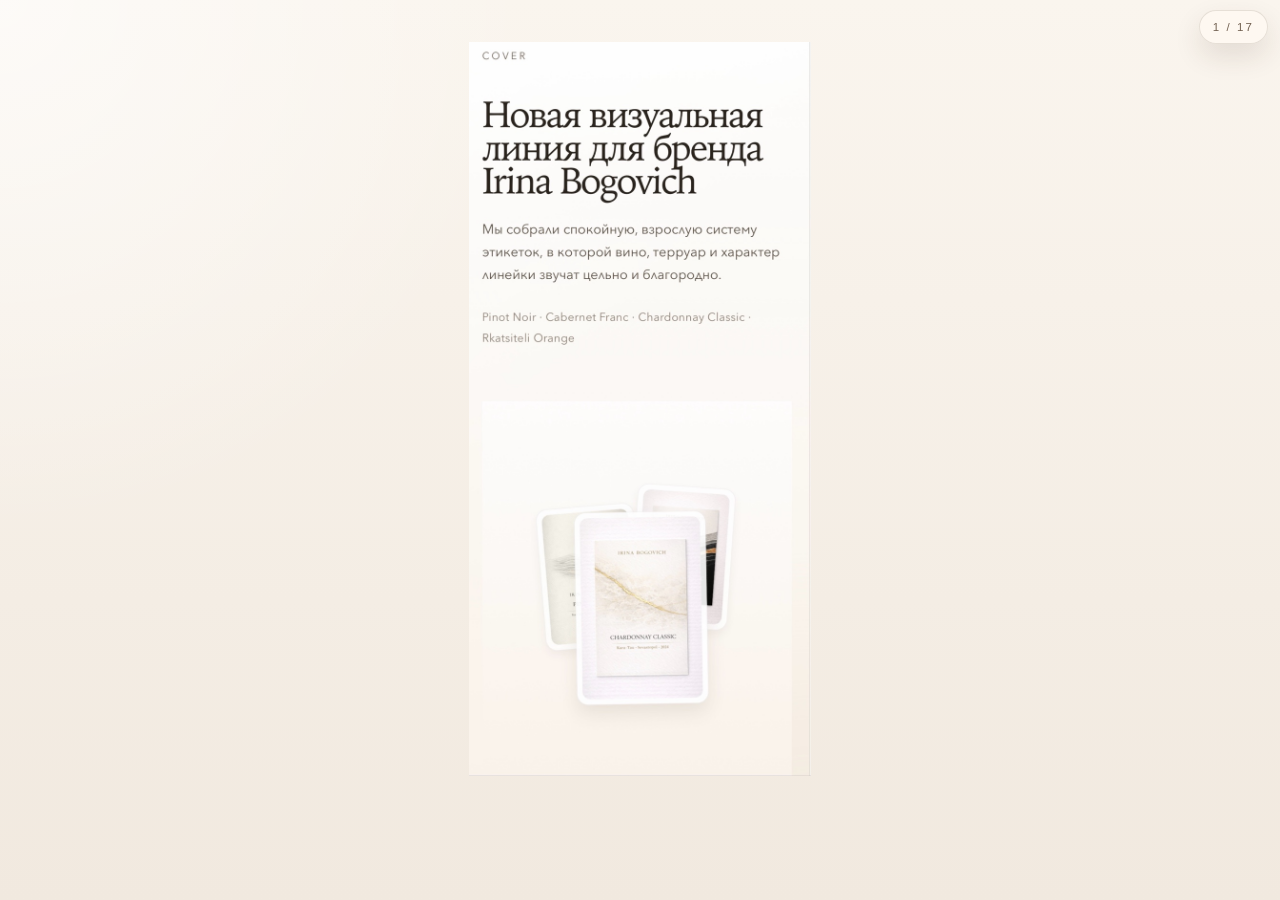
<file: index.html>
<!DOCTYPE html>
<html lang="ru">
  <head>
    <meta charset="UTF-8" />
    <meta
      name="viewport"
      content="width=device-width, initial-scale=1, viewport-fit=cover"
    />
    <meta name="theme-color" content="#f5efe7" />
    <title>Irina Bogovich</title>
    <link rel="stylesheet" href="style.css" />
    <script src="script.js" defer></script>
  </head>
  <body>
    <main class="slideshow">
      <header class="topbar" aria-label="Статус слайд-шоу">
        <p class="counter" id="slide-counter">1 / 17</p>
      </header>

      <section class="stage" aria-live="polite">
        <div class="slide-stack">
          <article class="slide is-active" data-layer="0" aria-hidden="false">
            <img
              class="slide-image"
              src="assets/images/slide-01.jpg"
              alt="Слайд 1"
            />
          </article>
          <article class="slide" data-layer="1" aria-hidden="true">
            <img class="slide-image" src="" alt="" />
          </article>
        </div>
      </section>

      <div class="controls" role="group" aria-label="Управление слайд-шоу">
        <button class="control-button" id="prev-button" type="button">
          Предыдущий
        </button>
        <button
          class="control-button control-button-primary"
          id="play-button"
          type="button"
        >
          Пауза
        </button>
        <button class="control-button" id="next-button" type="button">
          Следующий
        </button>
        <button class="control-button" id="audio-button" type="button">
          Включить музыку
        </button>
      </div>

      <audio id="background-audio" preload="auto" autoplay loop></audio>
    </main>
  </body>
</html>
</file>
<file: style.css>
:root {
  --bg: #f5efe7;
  --surface: rgba(255, 249, 242, 0.88);
  --surface-strong: rgba(255, 251, 246, 0.94);
  --line: rgba(89, 70, 49, 0.14);
  --text: #281f17;
  --muted: #736252;
  --shadow: 0 18px 48px rgba(63, 44, 23, 0.12);
  --radius: 26px;
  --control-height: 52px;
}

* {
  box-sizing: border-box;
}

html,
body {
  margin: 0;
  min-width: 320px;
  height: 100%;
  min-height: 100%;
}

body {
  background:
    radial-gradient(circle at top left, rgba(255, 255, 255, 0.7), transparent 34%),
    linear-gradient(180deg, #faf6f0 0%, var(--bg) 100%);
  color: var(--text);
  font-family: "Avenir Next", "Segoe UI", "Helvetica Neue", Arial, sans-serif;
  overflow: hidden;
}

button,
img {
  display: block;
}

button {
  font: inherit;
}

img {
  width: 100%;
  height: auto;
}

.slideshow {
  position: relative;
  min-height: 100svh;
  background: var(--bg);
  overflow: hidden;
}

.topbar {
  position: absolute;
  top: max(10px, env(safe-area-inset-top));
  left: 0;
  right: 0;
  z-index: 3;
  display: flex;
  justify-content: flex-end;
  padding: 0 12px;
}

.counter {
  margin: 0;
  padding: 10px 13px;
  border: 1px solid var(--line);
  border-radius: 999px;
  background: rgba(255, 249, 242, 0.78);
  box-shadow: 0 12px 28px rgba(63, 44, 23, 0.12);
  backdrop-filter: blur(12px);
  color: var(--muted);
  font-size: 0.72rem;
  letter-spacing: 0.18em;
  text-transform: uppercase;
}

.stage {
  position: relative;
  min-height: 100svh;
  background:
    radial-gradient(circle at top left, rgba(255, 255, 255, 0.58), transparent 34%),
    linear-gradient(180deg, #faf5ee 0%, #f1e9df 100%);
  overflow: hidden;
}

.slide-stack {
  position: relative;
  width: 100%;
  height: 100svh;
}

.slide {
  position: absolute;
  inset: 0;
  display: flex;
  align-items: center;
  justify-content: center;
  padding:
    calc(env(safe-area-inset-top) + 42px)
    6px
    calc(env(safe-area-inset-bottom) + 124px)
    6px;
  opacity: 0;
  transition: opacity 1.1s ease;
}

.slide.is-active {
  opacity: 1;
}

.slide-image {
  max-width: 100%;
  max-height: 100%;
  width: auto;
  height: auto;
  object-fit: contain;
  object-position: center;
}

.controls {
  display: none;
  position: absolute;
  left: 10px;
  right: 10px;
  bottom: max(10px, env(safe-area-inset-bottom));
  z-index: 3;
  grid-template-columns: repeat(2, minmax(0, 1fr));
  gap: 8px;
  padding: 10px;
  border: 1px solid var(--line);
  border-radius: calc(var(--radius) + 4px);
  background: rgba(255, 249, 242, 0.78);
  box-shadow: 0 16px 36px rgba(63, 44, 23, 0.14);
  backdrop-filter: blur(14px);
}

.control-button {
  min-height: 56px;
  border: 1px solid var(--line);
  border-radius: 999px;
  padding: 0 14px;
  color: var(--text);
  background: rgba(255, 255, 255, 0.62);
  font-size: 0.96rem;
  touch-action: manipulation;
  -webkit-tap-highlight-color: transparent;
  transition:
    background-color 160ms ease,
    border-color 160ms ease,
    transform 160ms ease;
}

.control-button-primary {
  background: var(--surface-strong);
  border-color: rgba(89, 70, 49, 0.18);
  color: var(--text);
}

.control-button:active {
  transform: scale(0.985);
}

.control-button:disabled {
  cursor: not-allowed;
  color: rgba(40, 31, 23, 0.42);
  background: rgba(255, 255, 255, 0.4);
}

@media (hover: hover) and (pointer: fine) {
  .control-button:hover {
    background: rgba(255, 255, 255, 0.86);
    border-color: rgba(89, 70, 49, 0.24);
  }

  .control-button-primary:hover {
    background: #fffdf9;
    border-color: #fffdf9;
  }
}

@media (prefers-reduced-motion: reduce) {
  .slide,
  .control-button {
    transition: none;
  }
}
</file>
